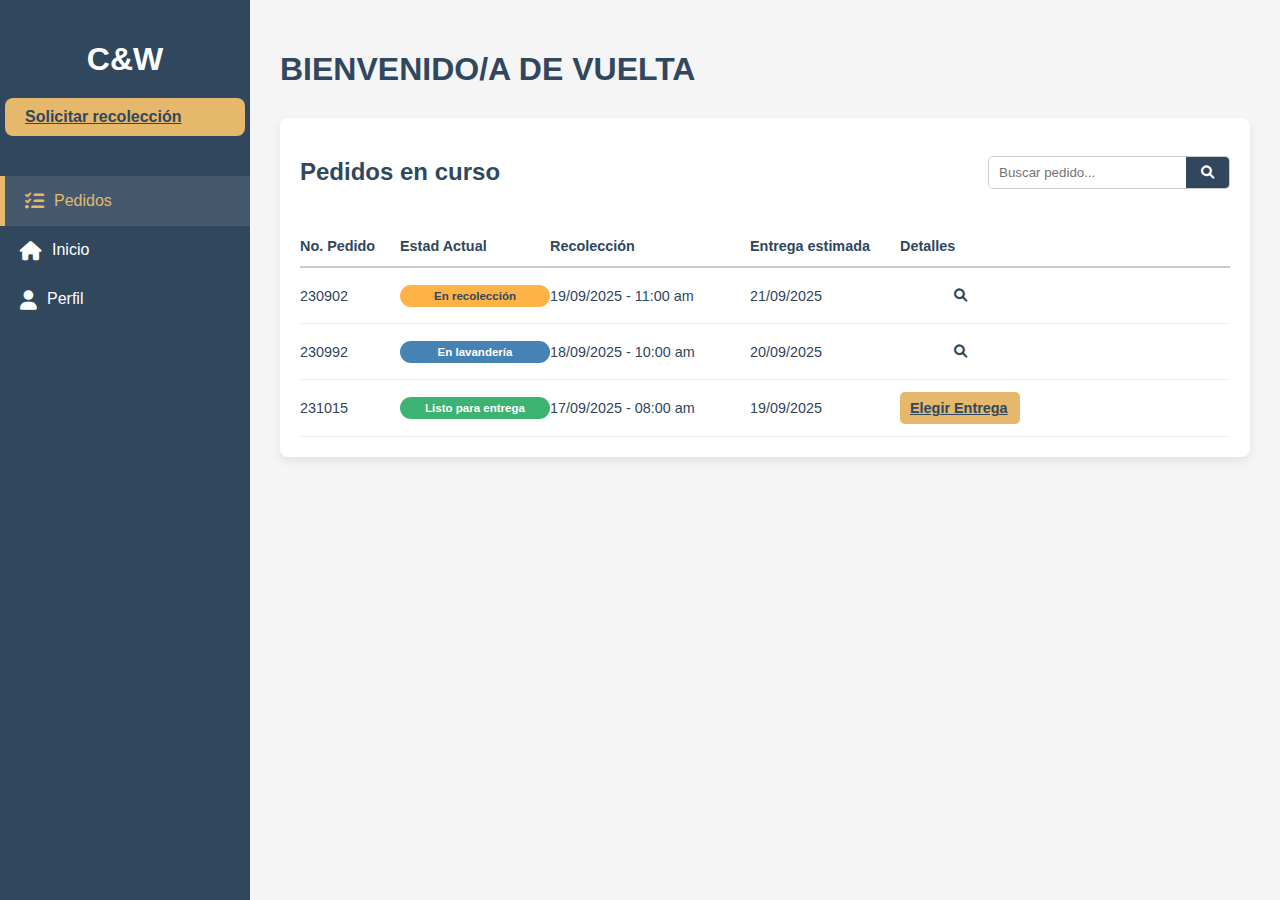
<file: index.html>
<!DOCTYPE html>
<html lang="es">
<head>
    <meta charset="UTF-8">
    <meta name="viewport" content="width=device-width, initial-scale=1.0">
    <title>Dashboard - Click & Wash</title>
    <link rel="stylesheet" href="https://cdnjs.cloudflare.com/ajax/libs/font-awesome/6.0.0-beta3/css/all.min.css">
    <link rel="stylesheet" href="styles.css">
</head>
<body> <div class="dashboard-layout">
        <aside class="sidebar">
            <h1 class="logo-text">C&W</h1>
            
            <a href="landing.html#servicios-section" class="btn btn-solicitar">Solicitar recolección</a>

            <nav class="main-nav">
                <a href="#" class="nav-item active">
                    <i class="fas fa-list-check"></i> 
                    <span>Pedidos</span>
                </a>
                <a href="#" class="nav-item">
                    <i class="fas fa-home"></i> 
                    <span>Inicio</span>
                </a>
                <a href="#" class="nav-item">
                    <i class="fas fa-user"></i> 
                    <span>Perfil</span>
                </a>
            </nav>
        </aside>

        <main class="main-content">
            <h1 class="welcome-title">BIENVENIDO/A DE VUELTA</h1>
            
            <div class="card pedidos-card">
                <div class="card-header">
                    <h2>Pedidos en curso</h2>
                    <div class="search-box">
                        <input type="text" placeholder="Buscar pedido...">
                        <button><i class="fas fa-search"></i></button>
                    </div>
                </div>

                <div class="pedidos-table">
                    <div class="table-header">
                        <div>No. Pedido</div>
                        <div>Estad Actual</div>
                        <div>Recolección</div>
                        <div>Entrega estimada</div>
                        <div>Detalles</div>
                    </div>

                    <div class="table-row">
                        <span>230902</span>
                        <span class="status-tag tag-orange">En recolección</span>
                        <span>19/09/2025 - 11:00 am</span>
                        <span>21/09/2025</span>
                        <button class="btn-details"><i class="fas fa-search"></i></button>
                    </div>
                    
                    <div class="table-row">
                        <span>230992</span>
                        <span class="status-tag tag-blue">En lavandería</span>
                        <span>18/09/2025 - 10:00 am</span>
                        <span>20/09/2025</span>
                        <button class="btn-details"><i class="fas fa-search"></i></button>
                    </div>

                    <div class="table-row ready-for-action">
                        <span>231015</span>
                        <span class="status-tag tag-green">Listo para entrega</span>
                        <span>17/09/2025 - 08:00 am</span>
                        <span>19/09/2025</span>
                        <a href="Opciones_Entrega.html" class="btn-choose-delivery">Elegir Entrega</a>
                    </div>
                </div>
            </div>
        </main>
    </div>

    <script src="https://code.jquery.com/jquery-3.6.0.min.js"></script>
    <script src="script.js"></script> 
</body>
</html>
</file>
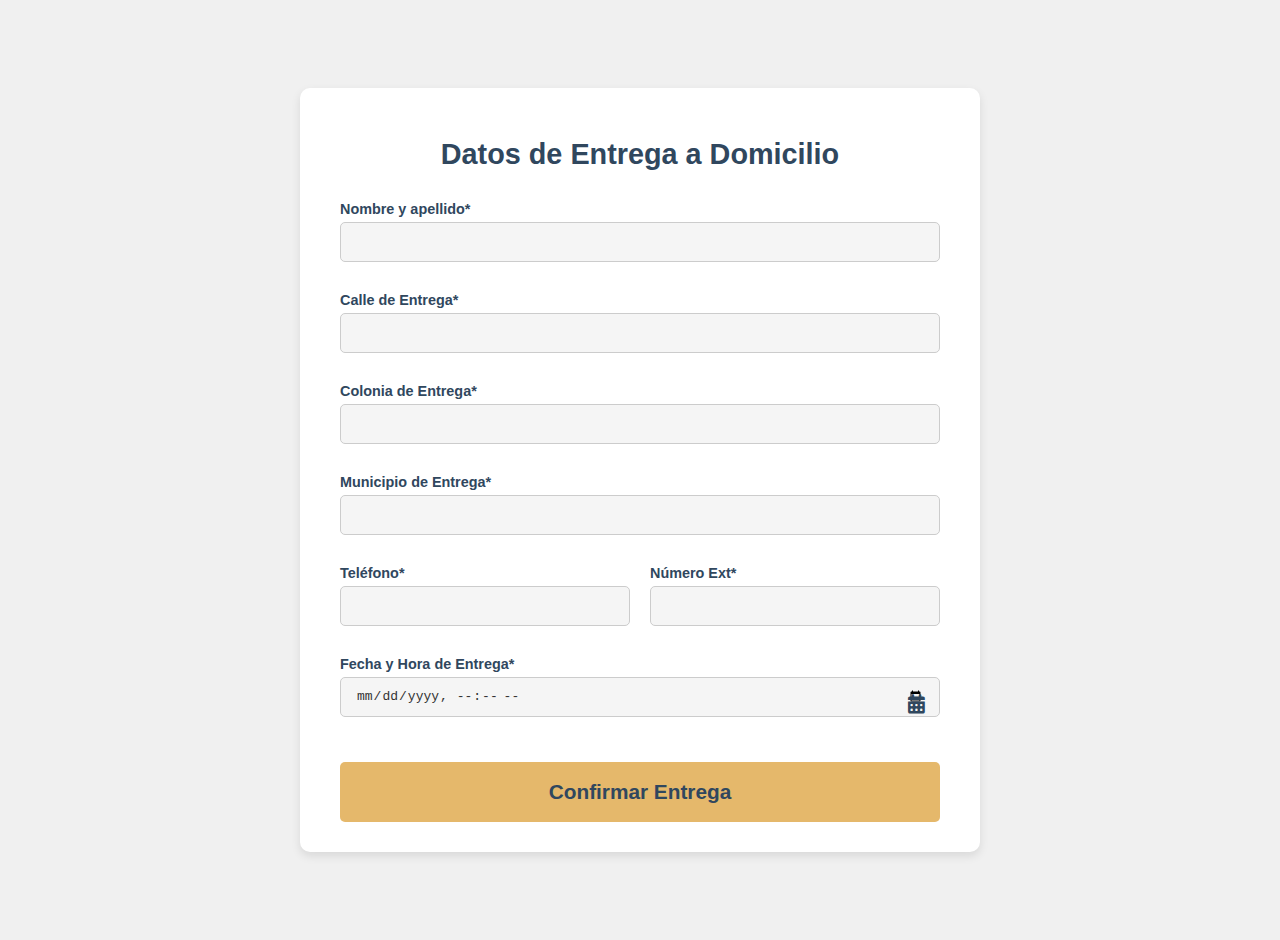
<file: Entrega.html>
<!DOCTYPE html>
<html lang="es">
<head>
    <meta charset="UTF-8">
    <meta name="viewport" content="width=device-width, initial-scale=1.0">
    <title>Confirmación de Entrega</title>
    <link rel="stylesheet" href="styles.css"> 
    <link rel="stylesheet" href="https://cdnjs.cloudflare.com/ajax/libs/font-awesome/6.0.0-beta3/css/all.min.css">
</head>
<body class="form-body"> 
    
    <div class="form-container">
        <h1 class="form-title">Datos de Entrega a Domicilio</h1>
        
        <form id="formDatosEntrega" action="#" method="POST" class="recoleccion-form"> 
            
            <label for="nombre">Nombre y apellido*</label>
            <input type="text" id="nombre" name="nombre" required>
            
            <label for="calle">Calle de Entrega*</label>
            <input type="text" id="calle" name="calle" required>
            
            <label for="colonia">Colonia de Entrega*</label>
            <input type="text" id="colonia" name="colonia" required>

            <label for="municipio">Municipio de Entrega*</label>
            <input type="text" id="municipio" name="municipio" required>

            <div class="field-group-two">
                <div>
                    <label for="telefono">Teléfono*</label>
                    <input type="tel" id="telefono" name="telefono" required>
                </div>
                <div>
                    <label for="num_ext">Número Ext*</label>
                    <input type="text" id="num_ext" name="num_ext" required>
                </div>
            </div>

            <label for="fecha_hora">Fecha y Hora de Entrega*</label>
            <div class="input-with-icon">
                <input type="datetime-local" 
                       id="fecha_hora" 
                       name="fecha_hora" 
                       required>
                <i class="fas fa-calendar-alt"></i>
            </div>
            
            <button type="submit" class="btn btn-confirm">Confirmar Entrega</button>
        </form>
    </div>

    <script src="https://code.jquery.com/jquery-3.6.0.min.js"></script>
    <script src="script.js"></script> 
</body>
</html>
</file>
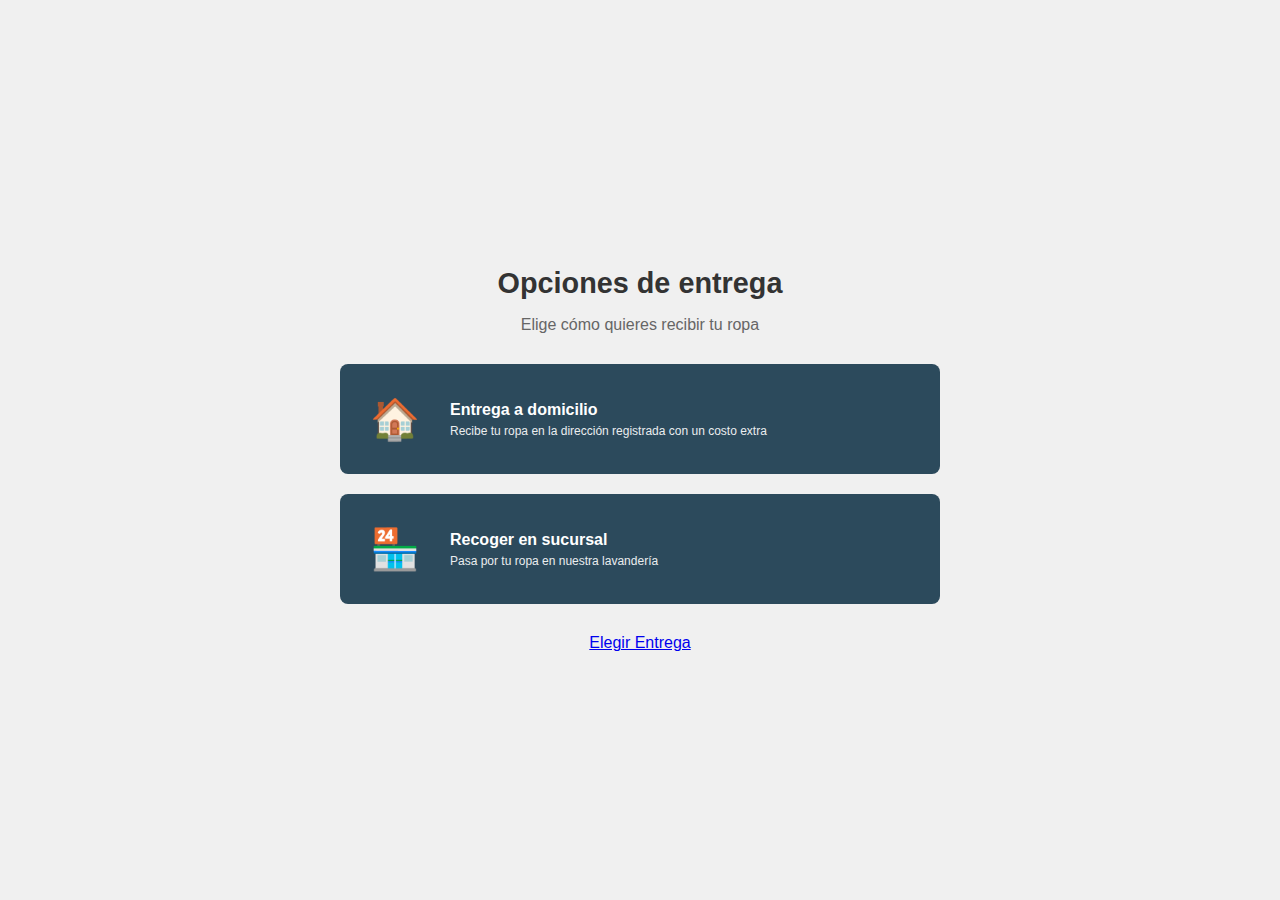
<file: Opciones_Entrega.html>
<!DOCTYPE html>
<html lang="es">
<head>
    <meta charset="UTF-8">
    <meta name="viewport" content="width=device-width, initial-scale=1.0">
    <title>Opciones de Entrega</title>
    <link rel="stylesheet" href="styless.css"> 
</head>
<body>

    <div class="container">
        <h1>Opciones de entrega</h1>
        <p class="subtitle">Elige cómo quieres recibir tu ropa</p>

        <main class="delivery-options-grid">
            
            <button class="option-button" id="delivery-home">
                <div class="option-content">
                    <div class="icon-placeholder">🏠</div> 
                    <div class="text-content">
                        <h2>Entrega a domicilio</h2>
                        <p>Recibe tu ropa en la dirección registrada con un costo extra</p>
                    </div>
                </div>
            </button>
            
            <button class="option-button" id="pickup-store">
                <div class="option-content">
                    <div class="icon-placeholder">🏪</div> 
                    <div class="text-content">
                        <h2>Recoger en sucursal</h2>
                        <p>Pasa por tu ropa en nuestra lavandería</p>
                    </div>
                </div>
            </button>
        
        </main>
        
        <a href="Entrega.html" class="btn-choose-delivery">Elegir Entrega</a>
    </div>

    <script src="app.js"></script> 

</body>
</html>
</file>
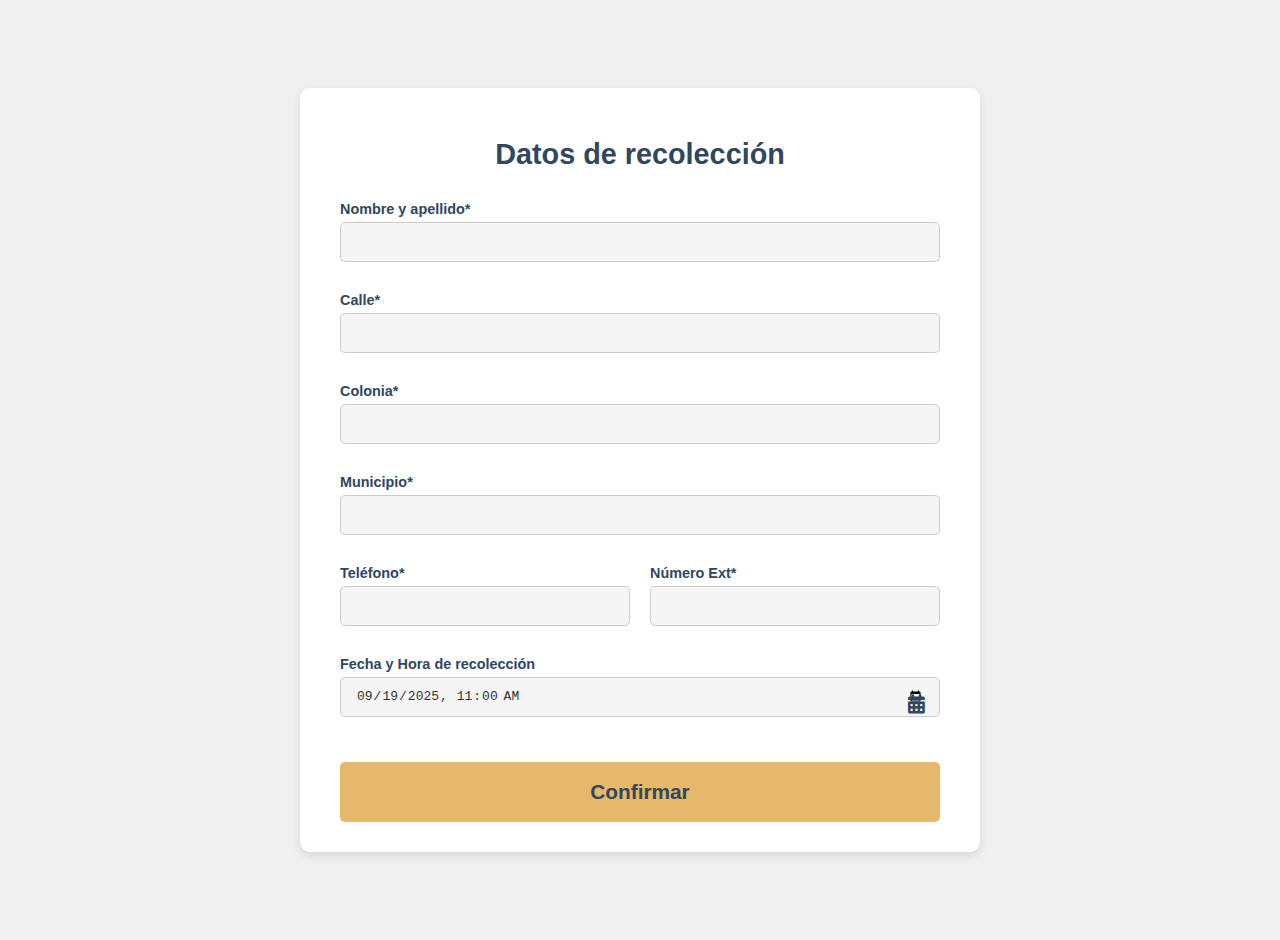
<file: recoleccion_form.html>
<!DOCTYPE html>
<html lang="es">
<head>
    <meta charset="UTF-8">
    <meta name="viewport" content="width=device-width, initial-scale=1.0">
    <title>Confirmación de Recolección</title>
    <link rel="stylesheet" href="styles.css"> 
    <link rel="stylesheet" href="https://cdnjs.cloudflare.com/ajax/libs/font-awesome/6.0.0-beta3/css/all.min.css">
    </head>
<body class="form-body"> 
    
    <div class="form-container">
        <h1 class="form-title">Datos de recolección</h1>
        
        <form action="#" method="POST" class="recoleccion-form">
            
            <label for="nombre">Nombre y apellido*</label>
            <input type="text" id="nombre" name="nombre" value="" required>
            
            <label for="calle">Calle*</label>
            <input type="text" id="calle" name="calle" value="" required>
            
            <label for="colonia">Colonia*</label>
            <input type="text" id="colonia" name="colonia" value="" required>

            <label for="municipio">Municipio*</label>
            <input type="text" id="municipio" name="municipio" value="" required>

            <div class="field-group-two">
                <div>
                    <label for="telefono">Teléfono*</label>
                    <input type="tel" id="telefono" name="telefono" value="" required>
                </div>
                <div>
                    <label for="num_ext">Número Ext*</label>
                    <input type="text" id="num_ext" name="num_ext" value="" required>
                </div>
            </div>

            <label for="fecha_hora">Fecha y Hora de recolección</label>
            <div class="input-with-icon">
                <input type="datetime-local" 
                       id="fecha_hora" 
                       name="fecha_hora" 
                       value="2025-09-19T11:00" 
                       required>
                <i class="fas fa-calendar-alt"></i>
            </div>
            
            <button type="submit" class="btn btn-confirm">Confirmar</button>

        </form> 
        </div>

    <script src="https://code.jquery.com/jquery-3.6.0.min.js"></script>
    <script src="script.js"></script>

</body>
</html>
</file>
<file: styles.css>
/* ---------------------------------------------------- */
/* DEFINICIÓN DE PALETA DE COLORES            */
/* ---------------------------------------------------- */
:root {
    /* 60% Fondo: El azul/gris claro que elegiste */
    --color-bg: #F5F5F5; 

    /* 30% Principal: Azul/Gris oscuro para fondo de sidebar y textos grandes */
    --color-main: #30475E; 

    /* 10% Acento: Naranja/Amarillo para botones y acciones clave */
    --color-accent: #E5B86B; 

    /* Colores de Estatus */
    --color-tag-orange: #FFB347; 
    --color-tag-blue: #4682B4; 
    --color-tag-green: #3CB371; 
}

body {
    font-family: Arial, sans-serif;
    margin: 0;
    padding: 0;
    background-color: var(--color-bg);
    color: var(--color-main);
}

/* ---------------------------------------------------- */
/* 1. LAYOUT PRINCIPAL CON CSS GRID            */
/* ---------------------------------------------------- */
.dashboard-layout {
    display: grid;
    /* Columna de sidebar (250px) y el resto para el contenido */
    grid-template-columns: 250px 1fr;
    min-height: 100vh;
}

/* ---------------------------------------------------- */
/* 2. SIDEBAR (Navegación)                */
/* ---------------------------------------------------- */
.sidebar {
    background-color: var(--color-main); 
    padding: 20px 0;
    display: flex;
    flex-direction: column; 
    align-items: center;
}

.logo-text {
    color: white;
    font-size: 2em;
    margin-bottom: 20px;
}

.btn-solicitar {
    /* Botón de acción principal (10% de acento) */
    background-color: var(--color-accent);
    color: var(--color-main); 
    border: none;
    padding: 10px 20px;
    border-radius: 8px;
    font-weight: bold;
    cursor: pointer;
    margin-bottom: 40px;
    width: 80%;
}

.main-nav {
    width: 100%;
}

.nav-item {
    display: flex;
    /* Flexbox para alinear ícono y texto */
    align-items: center;
    padding: 15px 20px;
    color: white;
    text-decoration: none;
    transition: background-color 0.3s;
}

.nav-item i {
    margin-right: 10px;
    font-size: 1.2em;
}

.nav-item.active {
    background-color: rgba(255, 255, 255, 0.1);
    color: var(--color-accent); 
    border-left: 5px solid var(--color-accent);
}

/* ---------------------------------------------------- */
/* 3. CONTENIDO PRINCIPAL (MAIN)             */
/* ---------------------------------------------------- */
.main-content {
    padding: 30px;
}

.welcome-title {
    color: var(--color-main);
    text-align: left;
    margin-bottom: 30px;
}

.pedidos-card {
    background-color: white;
    padding: 20px;
    border-radius: 8px;
    box-shadow: 0 4px 10px rgba(0, 0, 0, 0.08);
}

.card-header {
    display: flex;
    /* Flexbox para separar título y barra de búsqueda */
    justify-content: space-between;
    align-items: center;
    margin-bottom: 20px;
}

.search-box {
    display: flex;
    border: 1px solid #ccc;
    border-radius: 5px;
    overflow: hidden;
}

.search-box input {
    border: none;
    padding: 8px 10px;
    outline: none;
}

.search-box button {
    background-color: var(--color-main);
    color: white;
    border: none;
    padding: 8px 15px;
    cursor: pointer;
}

/* ---------------------------------------------------- */
/* 4. TABLA DE PEDIDOS                 */
/* ---------------------------------------------------- */
.pedidos-table {
    width: 100%;
}

.table-header, .table-row {
    display: grid;
    /* 5 Columnas: No. Pedido, Estatus, Recolección, Entrega, Acción */
    grid-template-columns: 100px 150px 200px 150px 120px; 
    padding: 12px 0;
    align-items: center;
    font-size: 0.9em;
}

.table-header {
    font-weight: bold;
    border-bottom: 2px solid #ccc;
    color: var(--color-main);
}

.table-row {
    border-bottom: 1px solid #eee;
}

/* Estilos de los Tags de Estatus (Flebox) */
.status-tag {
    display: flex;
    justify-content: center;
    align-items: center;
    padding: 5px 10px;
    border-radius: 15px;
    font-size: 0.8em;
    font-weight: bold;
    color: white;
    text-align: center;
}

/* Colores de tags */
.tag-orange { background-color: var(--color-tag-orange); color: var(--color-main);} 
.tag-blue { background-color: var(--color-tag-blue); }
.tag-green { background-color: var(--color-tag-green); }

/* Botones de Acción en la tabla */
.btn-details, .btn-choose-delivery {
    background: none;
    border: none;
    cursor: pointer;
    font-weight: bold;
    color: var(--color-main);
    padding: 8px 10px;
    border-radius: 5px;
    transition: background-color 0.3s;
}

.btn-choose-delivery {
    background-color: var(--color-accent); /* Color Naranja */
    color: var(--color-main);
}




/* ---------------------------------------------------- */
/* Hero Section (Fondo e Imagen) */
/* ---------------------------------------------------- */
.hero-section {
    /* 1. La imagen de fondo */
    background-image: 
        
        linear-gradient(rgba(0, 0, 0, 0.3), rgba(0, 0, 0, 0.3)),
        /* La imagen real de la lavandería */
        url('iconos/fondo.jpg'); 
        
    /* 2. Propiedades de ajuste */
    background-size: cover; 
    background-position: center;
    background-repeat: no-repeat;
    
    /* 3. Estilos de Contenedor */
    color: white; 
    padding: 100px 50px;
    height: 500px; 
    position: relative;
    
}

.hero-content {
    /* Usa Flexbox para posicionar los elementos del texto si fuera necesario */
    display: flex;
    flex-direction: column;
    position: absolute; /* Para posicionar el contenido sobre la imagen */
    top: 50%;
    left: 5%;
    transform: translateY(-50%);
}

.main-title {
    font-size: 3em;
    font-weight: bold;
    margin: 10px 0;
}

.btn-services {
    background-color: var(--color-accent); /* Tu color Naranja (10%) */
    color: var(--color-main);
    border: none;
    padding: 10px 30px;
    border-radius: 5px;
    font-weight: bold;
    cursor: pointer;
    width: 200px;
}

/* ---------------------------------------------------- */
/* Beneficios Section (Fondo de Agua) */
/* ---------------------------------------------------- */
.benefits-section {
    /* Aquí iría el fondo de gotas de agua */
    /* background-image: url('url_de_la_imagen_de_agua.jpg'); */
    background-color: var(--color-main); /* Alternativa si no tienes la imagen */
    padding: 50px 20px;
    color: white;
    text-align: center;
}

.benefits-grid {
    display: flex;
    /* Flexbox para distribuir las 5 tarjetas de ventajas */
    flex-wrap: wrap; /* Permite que las tarjetas bajen de línea */
    justify-content: center;
    gap: 20px;
    margin-top: 30px;
}

.benefit-card {
    background-color: white;
    color: var(--color-main);
    padding: 20px;
    width: 200px; /* Ancho fijo para que se vean como las diseñaste */
    border-radius: 8px;
    box-shadow: 0 2px 5px rgba(0, 0, 0, 0.1);
    text-align: center;
}

/* ---------------------------------------------------- */
/* Servicios Section (Botones) */
/* ---------------------------------------------------- */
.services-section {
    padding: 40px 20px;
    text-align: center;
    background-color: var(--color-bg); /* Fondo de la app */
}

.services-options {
    display: flex;
    /* Flexbox para centrar y distribuir los 3 servicios */
    justify-content: center;
    gap: 30px;
    margin-top: 30px;
}

.service-card {
    display: block;
    text-decoration: none;
    color: var(--color-main);
    width: 200px;
    padding: 50px;
    background-color: white;
    border-radius: 8px;
    box-shadow: 0 2px 5px rgba(0, 0, 0, 0.1);
    transition: transform 0.3s;
}

.service-card:hover {
    transform: translateY(-5px); /* Efecto visual al pasar el mouse */
}



/*Estilo para los iconos*/
.benefit-icon {
    /* 1. Define el tamaño */
    width: 80px; /* Cambia este valor al tamaño deseado, por ejemplo, 80px */
    height: auto; /* Mantiene la proporción de la imagen */
    display: block; /* Hace que el elemento ocupe su propia línea para centrarlo */
    
    /* 2. Centra la imagen */
    margin-left: auto;
    margin-right: auto;
    
    /* 3. Espaciado (opcional) */
    margin-bottom: 10px; /* Añade un pequeño espacio debajo del icono */
}


/*Iconos de los servicios*/

.card-icon {
    /* 1. Define el tamaño */
    width: 80px; /* Cambia este valor al tamaño deseado, por ejemplo, 80px */
    height: auto; /* Mantiene la proporción de la imagen */
    display: block; /* Hace que el elemento ocupe su propia línea para centrarlo */
    
    /* 2. Centra la imagen */
    margin-left: auto;
    margin-right: auto;
    
    /* 3. Espaciado (opcional) */
    margin-bottom: 10px; /* Añade un pequeño espacio debajo del icono */

}

/* ===================================== */
/* A. CONTENEDOR PRINCIPAL: CENTRADO Y OCULTACIÓN */
/* ===================================== */

/* Usamos ID y Clase para una alta especificidad y garantizamos el centrado */
#solicitudModal.modal-overlay { 
    /* Ocultar manteniendo la estructura de centrado (visibility/opacity) */
    visibility: hidden;
    opacity: 0;
    transition: opacity 0.3s, visibility 0.3s; 
    
    /* Propiedades clave para cubrir toda la pantalla y centrar */
    position: fixed; 
    top: 0;
    left: 0;
    width: 100%; 
    height: 100%; 
    
    /* 🌟 CENTRADO TOTAL con Flexbox 🌟 */
    display: flex; 
    justify-content: center;
    align-items: center;

    background-color: rgba(0, 0, 0, 0.6); /* Fondo oscuro */
    z-index: 1000;
}

/* Regla activada por JavaScript (jQuery .addClass('show')) */
#solicitudModal.modal-overlay.show {
    visibility: visible;
    opacity: 1;
}

/* ===================================== */
/* B. CONTENIDO DEL MODAL: RECUADRO BLANCO */
/* ===================================== */
.modal-content {
    background-color: #FFFFFF;
    
    /* Espacio interno y bordes */
    padding: 30px; 
    border-radius: 10px;
    box-shadow: 0 5px 15px rgba(0, 0, 0, 0.3);
    
    /* Tamaño */
    width: 90%; 
    max-width: 400px; 
    
    position: relative;
    /* 🌟 Espaciado entre líneas para que no se vean "juntas" 🌟 */
    line-height: 1.5; 
    color: #333; /* Texto interior oscuro */
}

/* ===================================== */
/* C. ELEMENTOS INTERNOS Y ALINEACIÓN */
/* =====================================*/

/* Contenedor del título y botón de cierre */
.modal-header {
    display: flex;
    justify-content: space-between; /* Mantiene la 'X' separada del título */
    align-items: flex-start;
    margin-bottom: 15px;
    
    /* 🌟 NUEVO: Centra el texto en general (útil si el título es corto) */
    text-align: center; 
}

/* 🚨 CAMBIO CLAVE: Centrar solo el título */
.modal-title {
    /* ... otros estilos ... */
    width: 100%; /* Permite que el título ocupe todo el ancho para centrarse */
    text-align: center; /* 👈 Centra el texto del título */
    margin: 0;
}

/* El botón de cierre no debe tener text-align: center */
.close-btn {
    /* ... otros estilos ... */
    position: absolute; /* 👈 Coloca el botón de forma flotante */
    top: 15px; /* Distancia desde arriba */
    right: 15px; /* Distancia desde la derecha */
}

/* Asegúrate de que el contenedor del modal es relativo para que el botón flote bien */
.modal-content {
    /* ... otros estilos ... */
    position: relative; /* 👈 Debe ser relativo para que la 'X' se posicione bien */
}

/* 2. Descripción y Separador */
.modal-description {
    margin-bottom: 20px;
    text-align: left;
}

.modal-divider {
    border: none;
    border-top: 1px solid #eee;
    margin: 10px 0 20px 0;
}

/* 3. Controles de Cantidad */
.quantity-prompt, .price-display {
    text-align: left;
    margin-bottom: 5px;
}



.quantity-prompt {
    font-weight: bold;
    margin-bottom: 8px;
    text-align: center; /* 👈 Centra la pregunta */
}

.quantity-control {
    display: flex;
    align-items: center;
    /* 🌟 Centra la caja completa de botones y valor */
    justify-content: center; 
    margin-bottom: 15px;
}

.price-display {
    text-align: center; /* 👈 Centra el texto del precio */
    margin-bottom: 15px;
}

.quantity-btn {
    /* Estilo de los botones - y + */
    background-color: var(--color-bg);
    border: 1px solid #ccc;
    padding: 5px 10px;
    cursor: pointer;
}

.quantity-value {
    /* Estilo del número central */
    border: 1px solid #ccc;
    border-left: none;
    border-right: none;
    padding: 5px 10px;
    display: inline-block;
    min-width: 20px;
    text-align: center;
}

/* 4. Botón de Recolección */
.btn-modal-continue {
    width: 100%;
    padding: 12px;
    border: none;
    background-color: var(--color-accent); /* Usamos tu color de acento */
    color: var(--color-main); 
    border-radius: 5px;
    cursor: pointer;
    font-weight: bold;
    margin-top: 20px;
}


/*Estilos para el formulario de recoleccion*/

/* ---------------------------------------------------- */
/* ESTILOS DEL FORMULARIO DE RECOLECCIÓN */
/* ---------------------------------------------------- */

.form-body {
    background-color: #f0f0f0; /* Fondo gris claro */
    display: flex;
    justify-content: center;
    align-items: center;
    min-height: 100vh;
    padding: 20px;
}

.form-container {
    background-color: white;
    padding: 30px 40px;
    border-radius: 10px;
    box-shadow: 0 4px 10px rgba(0, 0, 0, 0.1);
    max-width: 600px;
    width: 100%;
}

.form-title {
    text-align: center;
    color: var(--color-main); 
    margin-bottom: 30px;
    font-size: 1.8em;
}

.recoleccion-form label {
    display: block;
    font-weight: bold;
    color: var(--color-main);
    margin-top: 15px;
    margin-bottom: 5px;
    font-size: 0.9em;
}


/*Estilos para el formulario de recoleccion*/

/*Estilos para el formulario de recoleccion*/

/* ---------------------------------------------------- */
/* ESTILOS DEL FORMULARIO DE RECOLECCIÓN */
/* ---------------------------------------------------- */

.form-body {
    background-color: #f0f0f0; /* Fondo gris claro */
    display: flex;
    justify-content: center;
    align-items: center;
    min-height: 100vh;
    padding: 20px;
}

.form-container {
    background-color: white;
    padding: 30px 40px;
    border-radius: 10px;
    box-shadow: 0 4px 10px rgba(0, 0, 0, 0.1);
    max-width: 600px;
    width: 100%;
}

.form-title {
    text-align: center;
    color: var(--color-main); 
    margin-bottom: 30px;
    font-size: 1.8em;
}

.recoleccion-form label {
    display: block;
    font-weight: bold;
    color: var(--color-main);
    margin-top: 15px;
    margin-bottom: 5px;
    font-size: 0.9em;
}



.recoleccion-form input[type="text"], 
.recoleccion-form input[type="tel"],
.recoleccion-form input[type="datetime-local"] { /* 👈 AGREGADO */
    width: 100%;
    /* Aseguramos una altura consistente */
    height: 40px; 
    padding: 10px 15px;
    border: 1px solid #ccc;
    border-radius: 5px;
    box-sizing: border-box; 
    background-color: var(--color-bg); /* Tu gris claro como fondo del campo */
    color: #333;
    font-size: 1em;
    margin-bottom: 15px; /* Espaciado entre campos */
}

/* Estilos para el campo de Teléfono y Número Exterior */
.field-group-two {
    display: flex;
    gap: 20px;
    margin-bottom: 10px;
}

.field-group-two > div {
    flex-basis: 50%; /* Divide el espacio a la mitad */
}

/* Estilo para el campo de Fecha/Hora con icono */
.input-with-icon {
    position: relative;
    /* Eliminamos el margin-bottom aquí para que el input interior lo maneje */
}

.input-with-icon input {
    /* 🛑 IMPORTANTE: Aseguramos que el input de datetime-local tenga padding a la derecha */
    padding-right: 40px; 
    /* Eliminamos margin-bottom aquí para que el botón no se separe demasiado */
    margin-bottom: 0; 
}

.input-with-icon i {
    position: absolute;
    right: 15px;
    top: 50%;
    transform: translateY(-50%);
    color: var(--color-main);
    font-size: 1.2em;
    /* Para que el icono no interfiera con el clic en el input */
    pointer-events: none; 
}


/* Botón Confirmar */
.btn-confirm {
    width: 100%;
    margin-top: 30px;
    padding: 15px;
    border: none;
    border-radius: 5px;
    background-color: var(--color-accent); /* Tu color naranja */
    color: var(--color-main);
    font-size: 1.2em;
    font-weight: bold;
    cursor: pointer;
    transition: background-color 0.2s;
}

.btn-confirm:hover {
    background-color: #d1a55f; 
}


/* ---------------------------------------------------- */
/* ESTILOS PARA VALIDACIÓN DE FORMULARIO */
/* ---------------------------------------------------- */

/* Estilo para el campo cuando hay un error (Clase añadida por JS) */
.input-error {
    /* 🛑 IMPORTANTE: Usamos !important para asegurar que sobrescriba el estilo normal del input */
    border: 2px solid #D9534F !important; /* Rojo de error */
    background-color: #FEEEEE !important; /* Fondo rojo muy claro */
}

/* Estilo para el mensaje de error */
.error-message {
    color: #D9534F; /* Color rojo de error */
    font-size: 0.85em;
    margin-top: 5px;
    margin-bottom: 15px; /* Espacio antes del siguiente campo */
    padding-left: 5px;
    text-align: left;
    font-weight: bold;
}



/* ---------------------------------------------------- */
/* ESTILOS DE LA PÁGINA DE RESUMEN MEJORADOS */
/* ---------------------------------------------------- */

/* Contenedor principal: le damos un color de fondo más suave para contraste */
.summary-body {
    background-color: #f4f7f6; /* Gris muy claro */
    display: flex;
    flex-direction: column;
    align-items: center;
    padding: 60px 20px; /* Más espacio arriba y abajo */
    min-height: 100vh;
}

/* 🎯 LOGO: HACER MÁS GRANDE */
/* 🎯 LOGO: HACER MÁS GRANDE SIN EL OVALO EXTERNO */
.summary-logo {
    margin-bottom: 35px;
    /* Eliminamos cualquier estilo de contenedor que cause el óvalo externo */
    /* background-color: transparent; */ /* Asegurarse de que no tenga un fondo */
    /* padding: 0; */ /* Eliminar padding si existiera */
    /* box-shadow: none; */ /* Eliminar sombra si la tuviera el contenedor */
    /* border-radius: 0; */ /* Eliminar border-radius si lo tuviera el contenedor */
}

.summary-logo img {
    width: 200px; /* Tamaño más grande para la imagen */
    height: auto;
    display: block; /* Asegura que la imagen ocupe su propio espacio */
    
    /* Si quieres la sombra sutil y el efecto circular DIRECTAMENTE en la imagen: */
    /*box-shadow: 0 5px 15px rgba(0, 0, 0, 0.15); */
    border-radius: 50%; /* Esto hace la imagen circular si es cuadrada, o mantiene la circularidad si ya lo era */
    
    /* Si SOLO quieres la imagen grande y limpia, sin sombra ni circularidad forzada: */
    /* box-shadow: none; */
    /* border-radius: 0; */
}

/* Contenedor del resumen (la caja oscura) */
.summary-container {
    background-color: white;
    padding: 40px; /* Más padding interno */
    border-radius: 12px; /* Esquinas más suaves */
    box-shadow: 0 10px 30px rgba(0, 0, 0, 0.15); /* Sombra más pronunciada */
    max-width: 550px;
    width: 100%;
    text-align: center;
}

.summary-title {
    font-size: 1.8em;
    font-weight: 700;
    color: #2c3e50; /* Un azul oscuro más elegante */
    margin-bottom: 30px;
}

/* Contenido de la tabla de datos */
#resumen-contenido {
    background-color: #2c3e50; /* Fondo azul oscuro */
    color: white;
    padding: 25px;
    border-radius: 8px;
    text-align: left;
    margin-bottom: 30px;
    /* Línea sutil en la parte superior para diseño */
    border-top: 5px solid #f39c12; 
}

#resumen-contenido p {
    margin: 8px 0; /* Más espacio entre líneas */
    font-size: 1.05em; /* Fuente un poco más grande */
    line-height: 1.5;
}

#resumen-contenido strong {
    font-weight: bold;
    display: inline-block;
    min-width: 150px; /* Asegura alineación si es necesario */
}

/* Estilos de Total */
.total-title {
    font-size: 1.5em;
    color: #2c3e50;
    margin: 20px 0 5px 0;
}

.total-price {
    font-size: 2.5em; /* Aumentamos el tamaño */
    font-weight: 800; /* Más audaz */
    color: #e74c3c; /* Color de énfasis (rojo) */
    margin: 0;
}

.btn-confirm {
    /* Mantenemos el estilo del botón */
    margin-top: 30px;
    padding: 18px;
    font-size: 1.3em;
}


/* ---------------------------------------------------- */
/* ESTILO DEL BOTÓN DE RETORNO A PEDIDOS (landing.html) */
/* ---------------------------------------------------- */
.btn-goto-panel {
    position: absolute; /* Permite posicionarlo sobre el fondo */
    top: 30px; /* Distancia desde arriba */
    right: 30px; /* Distancia desde la derecha */
    
    /* Estilo visual */
    background-color: white; 
    color: var(--color-main); /* Tu color azul oscuro */
    border: 1px solid #ccc;
    padding: 10px 20px;
    border-radius: 5px;
    font-weight: bold;
    text-decoration: none;
    transition: background-color 0.2s;
}

.btn-goto-panel:hover {
    background-color: var(--color-bg); /* Cambia el color al pasar el mouse */
}

.btn-goto-panel i {
    margin-right: 8px; /* Espacio entre el ícono y el texto */
}


/*Estilo para opciones de entrega*/
</file>
<file: styless.css>
body {
    font-family: Arial, sans-serif;
    background-color: #f0f0f0; 
    display: flex;
    justify-content: center;
    align-items: center;
    min-height: 100vh;
    margin: 0;
}

.container {
    width: 90%;
    max-width: 600px;
    text-align: center;
    padding: 20px;
}

/* --- Títulos y Subtítulos --- */

h1 {
    font-size: 1.8em;
    color: #333;
    margin-bottom: 5px;
}

.subtitle {
    font-size: 1em;
    color: #666;
    margin-bottom: 30px;
}

/* --- Contenedor de las Opciones (CSS Grid) --- */

.delivery-options-grid {
    display: grid;
    grid-template-columns: 1fr; 
    gap: 20px; 
    margin-bottom: 30px;
}

/* --- Estilo de los Botones de Opción --- */

.option-button {
    background-color: #2c4a5c; /* Azul oscuro */
    color: white;
    border: none;
    border-radius: 8px;
    padding: 20px;
    text-align: left;
    cursor: pointer;
    width: 100%;
    box-sizing: border-box;
    transition: background-color 0.3s ease, border 0.2s ease, padding 0.2s ease;
}

.option-button:hover {
    background-color: #3f6880; 
}

/* --- Estilo de la Opción Seleccionada (manejo por JS) --- */
.option-button.selected {
    border: 3px solid #e5c36a; /* Borde amarillo/dorado para destacar la selección */
    background-color: #3f6880; 
    /* Ajusta el padding para que el borde se mantenga visualmente igual */
    padding: 17px; 
}

/* --- Contenido Interno de la Opción (Flexbox) --- */

.option-content {
    display: flex;
    align-items: center; 
    gap: 20px;
}

.icon-placeholder {
    width: 70px; 
    height: 70px;
    font-size: 3em;
    display: flex;
    justify-content: center;
    align-items: center;
    flex-shrink: 0; 
}

.text-content h2 {
    margin: 0 0 5px 0;
    font-size: 1.2em;
}

.text-content p {
    margin: 0;
    font-size: 0.9em;
    opacity: 0.9;
}


/* --- Botón de Confirmación --- */

.confirm-button {
    background-color: #e5c36a; /* Amarillo/Dorado */
    color: #333;
    border: none;
    border-radius: 6px;
    padding: 15px 40px;
    font-size: 1.1em;
    font-weight: bold;
    cursor: pointer;
    width: 100%;
    max-width: 400px; 
    transition: background-color 0.3s ease, opacity 0.3s ease;
}

.confirm-button:hover:not(:disabled) {
    background-color: #f7d88c; 
}

/* Estilo para cuando el botón está deshabilitado */
.confirm-button:disabled {
    cursor: not-allowed;
    opacity: 0.6 !important;
}

/* Responsividad para centrar el botón de confirmar en escritorio */
@media (min-width: 768px) {
    .confirm-button {
        display: block;
        margin-left: auto;
        margin-right: auto;
        width: 400px;
    }
}
</file>
